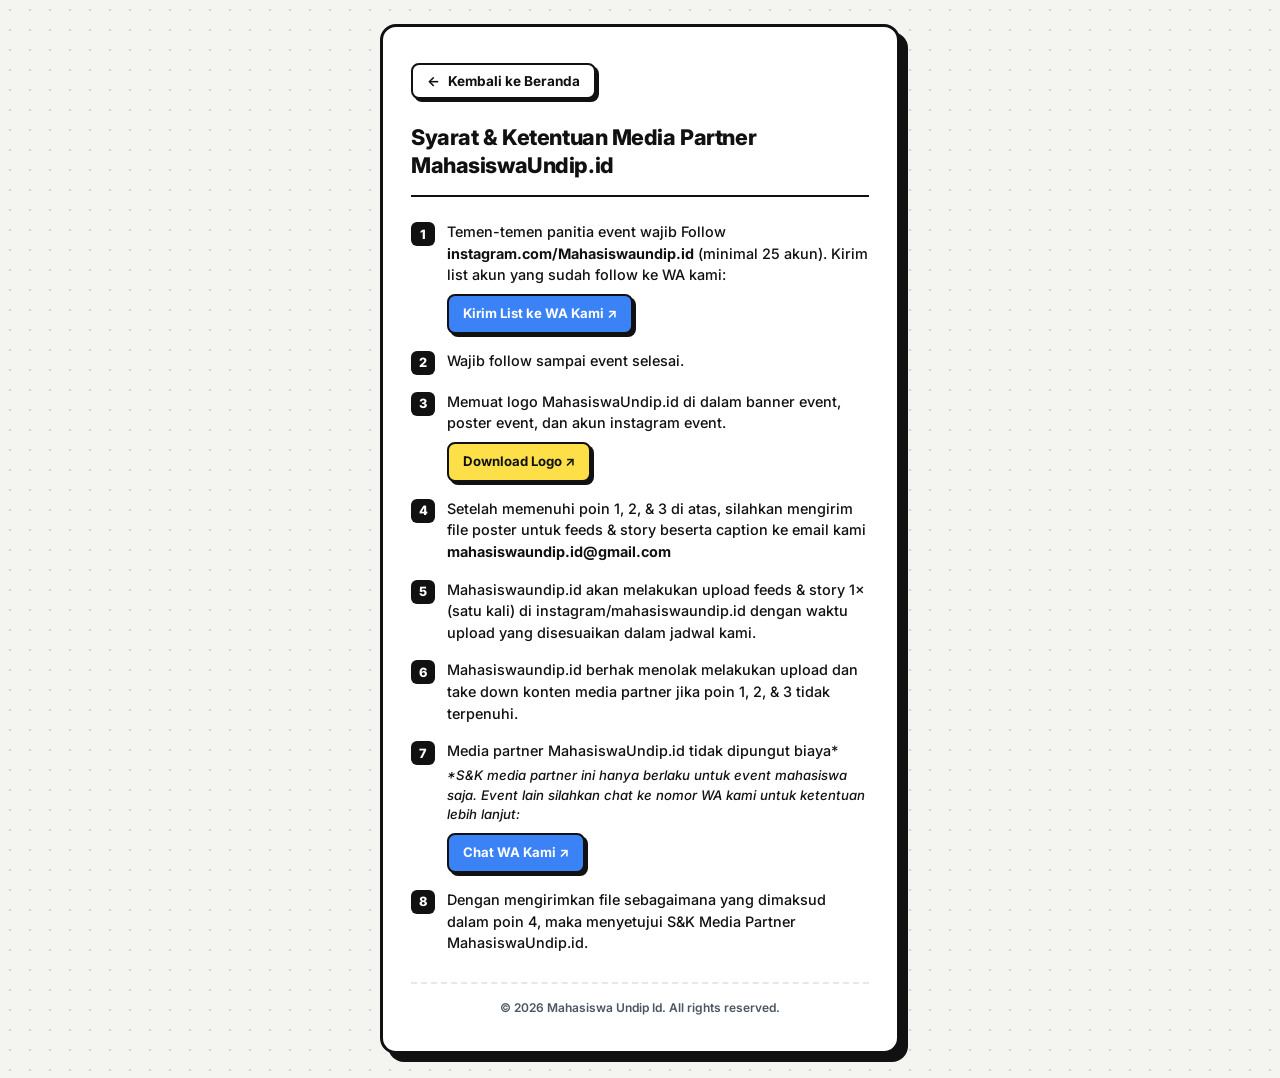
<file: MediaPartner.html>
<!DOCTYPE html>
<html lang="id">
<head>
    <meta charset="UTF-8">
    <meta name="viewport" content="width=device-width, initial-scale=1.0">
    <title>Syarat & Ketentuan Media Partner - Mahasiswa Undip</title>
    <link rel="icon" type="image/png" href="https://lh3.googleusercontent.com/u/0/d/1Z1Pk5fW79Ytk4Bn-umtBmLKZ0tMxc7uD">
    <link rel="preconnect" href="https://fonts.googleapis.com">
    <link rel="preconnect" href="https://fonts.gstatic.com" crossorigin>
    <link href="https://fonts.googleapis.com/css2?family=Inter:wght@500;600;700;800&display=swap" rel="stylesheet">
    
    <style>
        :root {
            --bg-canvas: #f4f4f0;
            --card-white: #ffffff;
            --ink-black: #111111;
            --text-muted: #4b5563;
            --accent-blue: #3b82f6;
            --accent-blue-hover: #2563eb;
            --accent-yellow: #fde047;
        }

        * {
            margin: 0;
            padding: 0;
            box-sizing: border-box;
            font-family: 'Inter', -apple-system, BlinkMacSystemFont, sans-serif;
            -webkit-tap-highlight-color: transparent;
        }

        body {
            background-color: var(--bg-canvas);
            background-image: radial-gradient(#cbd5e1 1.25px, transparent 1.25px);
            background-size: 20px 20px;
            min-height: 100vh;
            display: flex;
            justify-content: center;
            align-items: center;
            padding: 24px 16px;
            color: var(--ink-black);
        }

        .container {
            background-color: var(--card-white);
            border: 3px solid var(--ink-black);
            border-radius: 16px;
            box-shadow: 8px 8px 0px var(--ink-black);
            padding: 36px 28px;
            width: 100%;
            max-width: 520px;
        }

        .back-btn {
            display: inline-flex;
            align-items: center;
            gap: 8px;
            background-color: var(--card-white);
            border: 2px solid var(--ink-black);
            border-radius: 8px;
            box-shadow: 3px 3px 0px var(--ink-black);
            padding: 8px 14px;
            text-decoration: none;
            color: var(--ink-black);
            font-weight: 700;
            font-size: 0.85rem;
            margin-bottom: 24px;
            transition: transform 0.12s ease, box-shadow 0.12s ease;
        }

        @media (hover: hover) {
            .back-btn:hover {
                transform: translate(-2px, -2px);
                box-shadow: 5px 5px 0px var(--ink-black);
                background-color: #f8fafc;
            }
        }

        .back-btn:active {
            transform: translate(2px, 2px);
            box-shadow: 0px 0px 0px var(--ink-black);
        }

        .header-area {
            text-align: left;
            margin-bottom: 24px;
            border-bottom: 2.5px solid var(--ink-black);
            padding-bottom: 16px;
        }

        .header-area h1 {
            color: var(--ink-black);
            font-size: 1.35rem;
            font-weight: 800;
            letter-spacing: -0.02em;
            line-height: 1.3;
        }

        .terms-content {
            display: flex;
            flex-direction: column;
            gap: 16px;
            margin-bottom: 28px;
        }

        .term-item {
            display: flex;
            gap: 12px;
            font-size: 0.9rem;
            font-weight: 500;
            color: var(--text-muted);
            line-height: 1.5;
            align-items: flex-start;
        }

        .term-number {
            background-color: var(--ink-black);
            color: white;
            font-weight: 800;
            font-size: 0.8rem;
            min-width: 24px;
            height: 24px;
            border-radius: 6px;
            display: flex;
            align-items: center;
            justify-content: center;
            flex-shrink: 0;
            margin-top: 1px;
        }

        .term-item p {
            color: var(--ink-black);
        }

        .term-item a {
            color: var(--accent-blue);
            font-weight: 700;
            text-decoration: underline;
        }

        .note-text {
            font-size: 0.825rem;
            font-style: italic;
            color: var(--text-muted);
            margin-top: 4px;
        }

        .action-group {
            display: flex;
            flex-wrap: wrap;
            gap: 10px;
            margin-top: 8px;
        }

        /* Selektor tombol dengan spesifisitas tinggi agar warna teks stabil */
        .term-item a.btn-action,
        .btn-action {
            display: inline-flex;
            align-items: center;
            justify-content: center;
            gap: 6px;
            background-color: var(--accent-blue);
            color: #ffffff;
            border: 2px solid var(--ink-black);
            border-radius: 8px;
            box-shadow: 3px 3px 0px var(--ink-black);
            padding: 8px 14px;
            font-weight: 700;
            font-size: 0.825rem;
            text-decoration: none;
            transition: transform 0.12s ease, box-shadow 0.12s ease, background-color 0.12s ease;
        }

        .term-item a.btn-action.download,
        .btn-action.download {
            background-color: var(--accent-yellow);
            color: var(--ink-black);
        }

        @media (hover: hover) {
            .term-item a.btn-action:hover,
            .btn-action:hover {
                transform: translate(-2px, -2px);
                box-shadow: 5px 5px 0px var(--ink-black);
            }
            .term-item a.btn-action:not(.download):hover,
            .btn-action:not(.download):hover {
                background-color: var(--accent-blue-hover);
                color: #ffffff;
            }
            .term-item a.btn-action.download:hover,
            .btn-action.download:hover {
                background-color: #facc15;
                color: var(--ink-black);
            }
        }

        .term-item a.btn-action:active,
        .btn-action:active {
            transform: translate(2px, 2px);
            box-shadow: 0px 0px 0px var(--ink-black);
        }

        .footer {
            margin-top: 24px;
            padding-top: 16px;
            border-top: 2px dashed #e2e8f0;
            text-align: center;
        }

        .footer p {
            color: var(--text-muted);
            font-size: 0.75rem;
            font-weight: 600;
        }
    </style>
</head>
<body>

    <main class="container">
        <a href="index.html" class="back-btn">
            <span>&#8592;</span> Kembali ke Beranda
        </a>

        <header class="header-area">
            <h1>Syarat & Ketentuan Media Partner MahasiswaUndip.id</h1>
        </header>

        <section class="terms-content">
            <div class="term-item">
                <span class="term-number">1</span>
                <div>
                    <p>Temen-temen panitia event wajib Follow <strong>instagram.com/Mahasiswaundip.id</strong> (minimal 25 akun). Kirim list akun yang sudah follow ke WA kami:</p>
                    <div class="action-group">
                        <a href="https://wa.me/6281390776494?text=Kak%2C%20berikut%20list%20akun%20panitia%20yang%20sudah%20follow%20akun%20ig%20Mahasiswa%20Undip%20Id" class="btn-action" target="_blank" rel="noopener noreferrer">
                            Kirim List ke WA Kami ↗
                        </a>
                    </div>
                </div>
            </div>

            <div class="term-item">
                <span class="term-number">2</span>
                <p>Wajib follow sampai event selesai.</p>
            </div>

            <div class="term-item">
                <span class="term-number">3</span>
                <div>
                    <p>Memuat logo MahasiswaUndip.id di dalam banner event, poster event, dan akun instagram event.</p>
                    <div class="action-group">
                        <a href="https://drive.google.com/file/d/1Z1Pk5fW79Ytk4Bn-umtBmLKZ0tMxc7uD/view?usp=drivesdk" class="btn-action download" target="_blank" rel="noopener noreferrer">
                            Download Logo ↗
                        </a>
                    </div>
                </div>
            </div>

            <div class="term-item">
                <span class="term-number">4</span>
                <p>Setelah memenuhi poin 1, 2, &amp; 3 di atas, silahkan mengirim file poster untuk feeds &amp; story beserta caption ke email kami <strong>mahasiswaundip.id@gmail.com</strong></p>
            </div>

            <div class="term-item">
                <span class="term-number">5</span>
                <p>Mahasiswaundip.id akan melakukan upload feeds &amp; story 1× (satu kali) di instagram/mahasiswaundip.id dengan waktu upload yang disesuaikan dalam jadwal kami.</p>
            </div>

            <div class="term-item">
                <span class="term-number">6</span>
                <p>Mahasiswaundip.id berhak menolak melakukan upload dan take down konten media partner jika poin 1, 2, &amp; 3 tidak terpenuhi.</p>
            </div>

            <div class="term-item">
                <span class="term-number">7</span>
                <div>
                    <p>Media partner MahasiswaUndip.id tidak dipungut biaya*</p>
                    <p class="note-text">*S&amp;K media partner ini hanya berlaku untuk event mahasiswa saja. Event lain silahkan chat ke nomor WA kami untuk ketentuan lebih lanjut:</p>
                    <div class="action-group" style="margin-top: 8px;">
                        <a href="https://wa.me/6281390776494?text=Kak%2C%20mau%20media%20partner%20syaratnya%20apa%20kak%3F" class="btn-action" target="_blank" rel="noopener noreferrer">
                            Chat WA Kami ↗
                        </a>
                    </div>
                </div>
            </div>

            <div class="term-item">
                <span class="term-number">8</span>
                <p>Dengan mengirimkan file sebagaimana yang dimaksud dalam poin 4, maka menyetujui S&amp;K Media Partner MahasiswaUndip.id.</p>
            </div>
        </section>

        <footer class="footer">
            <p>&copy; 2026 Mahasiswa Undip Id. All rights reserved.</p>
        </footer>
    </main>

</body>
</html>
</file>
